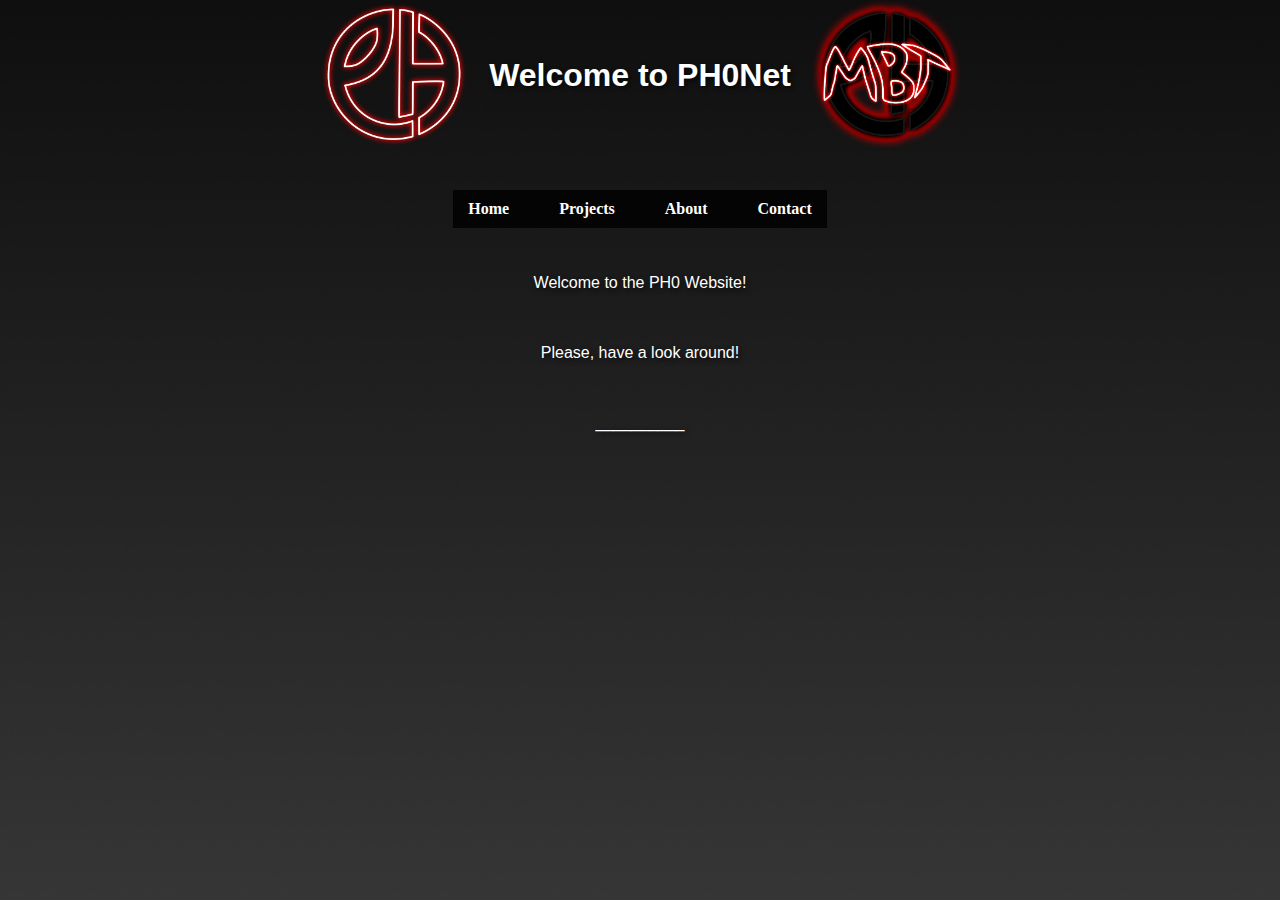
<file: index.html>
<!DOCTYPE html>
<html lang="en">
<head>
    <meta charset="UTF-8">
    <meta name="viewport" content="width=device-width, initial-scale=1.0">
    <title>PH0Net | Welcome</title>
    <link rel="stylesheet" href="static/css/style.css?v=3">
</head>
<body>
    <div class="content_column">
        <div class="content_row">
            <div class="content_logo">
                <img src="static/images/PH0LogoV7 Clear MAIN.png" alt="PH0 Main Logo" width="150">
                <div class="content_title">
                    <h1>Welcome to PH0Net</h1>
                </div>
                <img src="static/images/PH0Michael_V3_Transparent.png" alt="MichaelBTryin Logo" width="150">
            </div>
        </div>

        <!-- Navigation Bar -->
    <nav class="navbar">
        <ul>
            <li><a href="index.html">Home</a></li>
            <li><a href="projects.html">Projects</a></li>
            <li><a href="about.html">About</a></li>
            <li><a href="contact.html">Contact</a></li>
        </ul>
    </nav>


        <div class="content">
        <p>Welcome to the PH0 Website!</p>
        <p>Please, have a look around!</p>
            <p>__________</p>
        </div>
    </div>
</body>
</html>
</file>
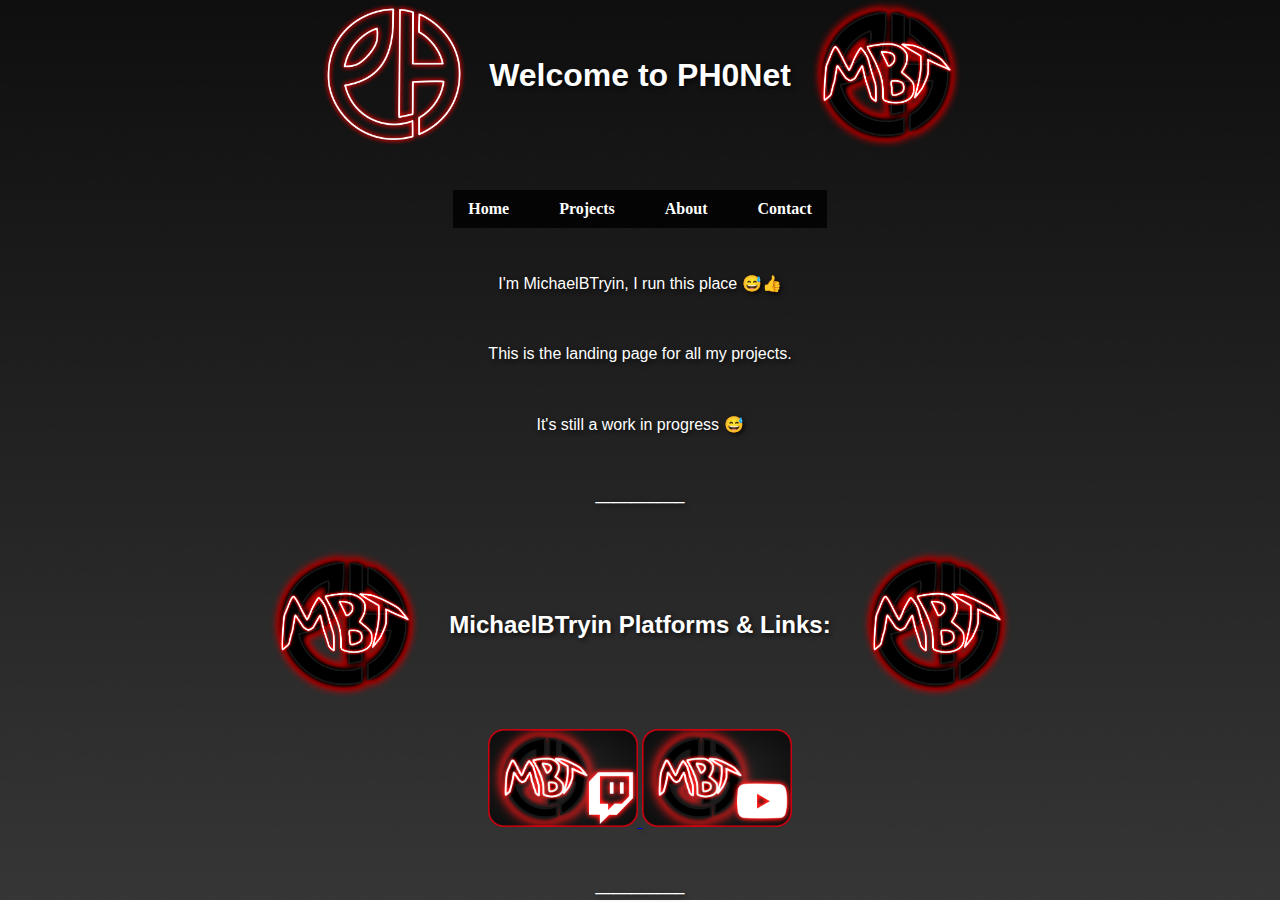
<file: about.html>
<!DOCTYPE html>
<html lang="en">
<head>
    <meta charset="UTF-8">
    <meta name="viewport" content="width=device-width, initial-scale=1.0">
    <title>PH0Net | Welcome</title>
    <link rel="stylesheet" href="static/css/style.css?v=3">
</head>
<body>
    <div class="content_column">
        <div class="content_row">
            <div class="content_logo">
                <img src="static/images/PH0LogoV7 Clear MAIN.png" alt="PH0 Main Logo" width="150">
                <div class="content_title">
                    <h1>Welcome to PH0Net</h1>
                </div>
                <img src="static/images/PH0Michael_V3_Transparent.png" alt="MichaelBTryin Logo" width="150">
            </div>
        </div>

        <!-- Navigation Bar -->
    <nav class="navbar">
        <ul>
            <li><a href="index.html">Home</a></li>
            <li><a href="projects.html">Projects</a></li>
            <li><a href="about.html">About</a></li>
            <li><a href="contact.html">Contact</a></li>
        </ul>
    </nav>


        <div class="content">
        <p>I'm MichaelBTryin, I run this place 😅👍</p>
        <p>This is the landing page for all my projects.</p>
        <p>It's still a work in progress 😅</p>
            <p>__________</p>
    </div>

    <div class="content_PH0-CD">
        <div class="content_row">
            <div class="content_column">
                <div class="content_row">
                    <img src="static/images/PH0Michael_V3_Transparent.png" alt="PH0 MBT Logo" width="150">
                    <h2>MichaelBTryin Platforms & Links:</h2>
                    <img src="static/images/PH0Michael_V3_Transparent.png" alt="PH0 MBT Logo" width="150">
                </div>
                <div class="content_???">
                    <!--<p>Twitch.TV/MichaelBTryin:</p>-->
                    <a href="https://www.twitch.tv/michaelbtryin" target="_blank" rel="noopener noreferrer">
                        <img src="static/images/PH0-MBT_Twitch_Link_Button.png" alt="MBT Main Twitch Link Img" width="150">
                    </a>
                    <!--<p>----------</p>-->
                    <!--<p>youtube.com/@michaelbtryin:</p>-->
                    <a href="https://www.youtube.com/@michaelbtryin" target="_blank" rel="noopener noreferrer">
                        <img src="static/images/PH0-MBT_Youtube_Link_Button.png" alt="MBT Main Youtube Link Img" width="150">
                    </a>
                </div>


                <p>__________</p>
            </div>
        </div>
    </div>
    </div>
</body>
</html>
</file>
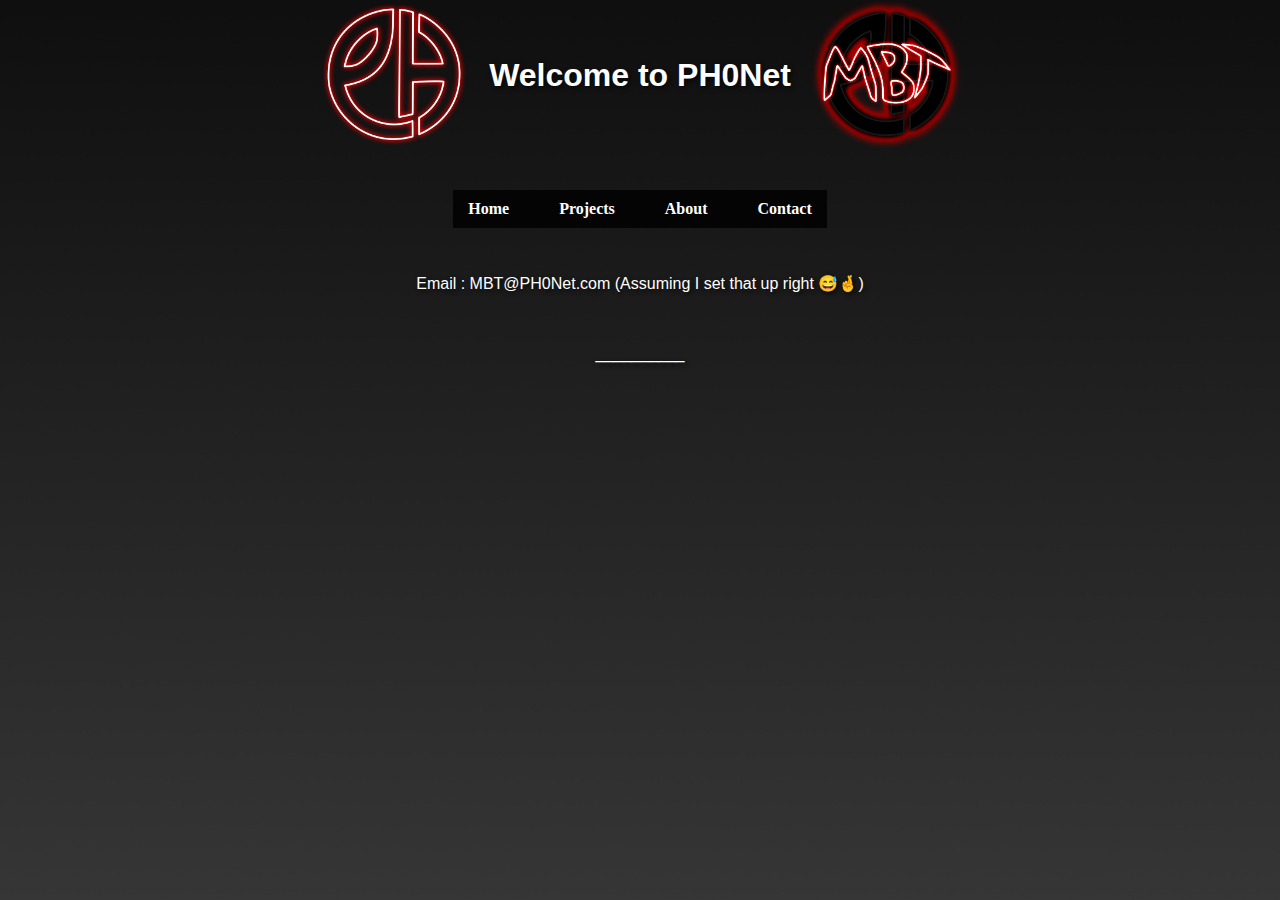
<file: contact.html>
<!DOCTYPE html>
<html lang="en">
    <head>
        <meta charset="UTF-8">
        <meta name="viewport" content="width=device-width, initial-scale=1.0">
        <title>PH0Net | Welcome</title>
        <link rel="stylesheet" href="static/css/style.css?v=3">
    </head>
    <body>
        <div class="content_column">
            <div class="content_row">
                <div class="content_logo">
                    <img src="static/images/PH0LogoV7 Clear MAIN.png" alt="PH0 Main Logo" width="150">
                    <div class="content_title">
                        <h1>Welcome to PH0Net</h1>
                    </div>
                    <img src="static/images/PH0Michael_V3_Transparent.png" alt="MichaelBTryin Logo" width="150">
                </div>
            </div>

            <!-- Navigation Bar -->
        <nav class="navbar">
            <ul>
                <li><a href="index.html">Home</a></li>
                <li><a href="projects.html">Projects</a></li>
                <li><a href="about.html">About</a></li>
                <li><a href="contact.html">Contact</a></li>
            </ul>
        </nav>


            <div class="content">
            <p>Email : MBT@PH0Net.com (Assuming I set that up right 😅🤞)</p>
                <p>__________</p>
            </div>
        </div>
    <!--
        <div class="content_PH0-CD">
            <div class="content_row">
                <div class="content_column">
                    <div class="content_row">
                        <img src="static/images/PH0Michael_V3_Transparent.png" alt="PH0 MBT Logo" width="150">
                        <h2>MichaelBTryin Platforms & Links:</h2>
                    </div>
                    <div class="content_???">
                        <p>Twitch.TV/MichaelBTryin:</p>
                        <a href="https://www.twitch.tv/michaelbtryin" target="_blank" rel="noopener noreferrer">
                            <img src="static/images/PH0-MBT_Twitch_Link_Button.png" alt="MBT Main Twitch Link Img" width="150">
                        </a>
                        <p>----------</p>
                        <p>youtube.com/@michaelbtryin:</p>
                        <a href="https://www.youtube.com/@michaelbtryin" target="_blank" rel="noopener noreferrer">
                            <img src="static/images/PH0-MBT_Youtube_Link_Button.png" alt="MBT Main Youtube Link Img" width="150">
                        </a>
                    </div>
                    <p>__________</p>
                </div>
            </div>
        </div>
    -->
    <!--
            <div class="content_PH0-CD">
                <div class="content_row">
                <img src="static/images/PH0_CD_LogoV9 Clear.png" alt="PH0 CD Logo" width="150">
                <h2>PH0Craft: Dominion Modpack</h2>
            </div>
                <div class="content_???">
                    <p>My latest Minecraft Modpack, curated for Multiplayer in mind, with something for everyone!</p>
                    <p>Get it here:</p>
                    <a href="https://www.curseforge.com/minecraft/modpacks/ph0craft-dominion" target="_blank" rel="noopener noreferrer">
                        <img src="static/images/PH0-CD_Link_Button.png" alt="PH0Craft: Dominion Modpack Link Img" width="150">
                    </a>
                </div>
                <p>__________</p>
            </div>
        </div>
    -->
    </body>
</html>
</file>
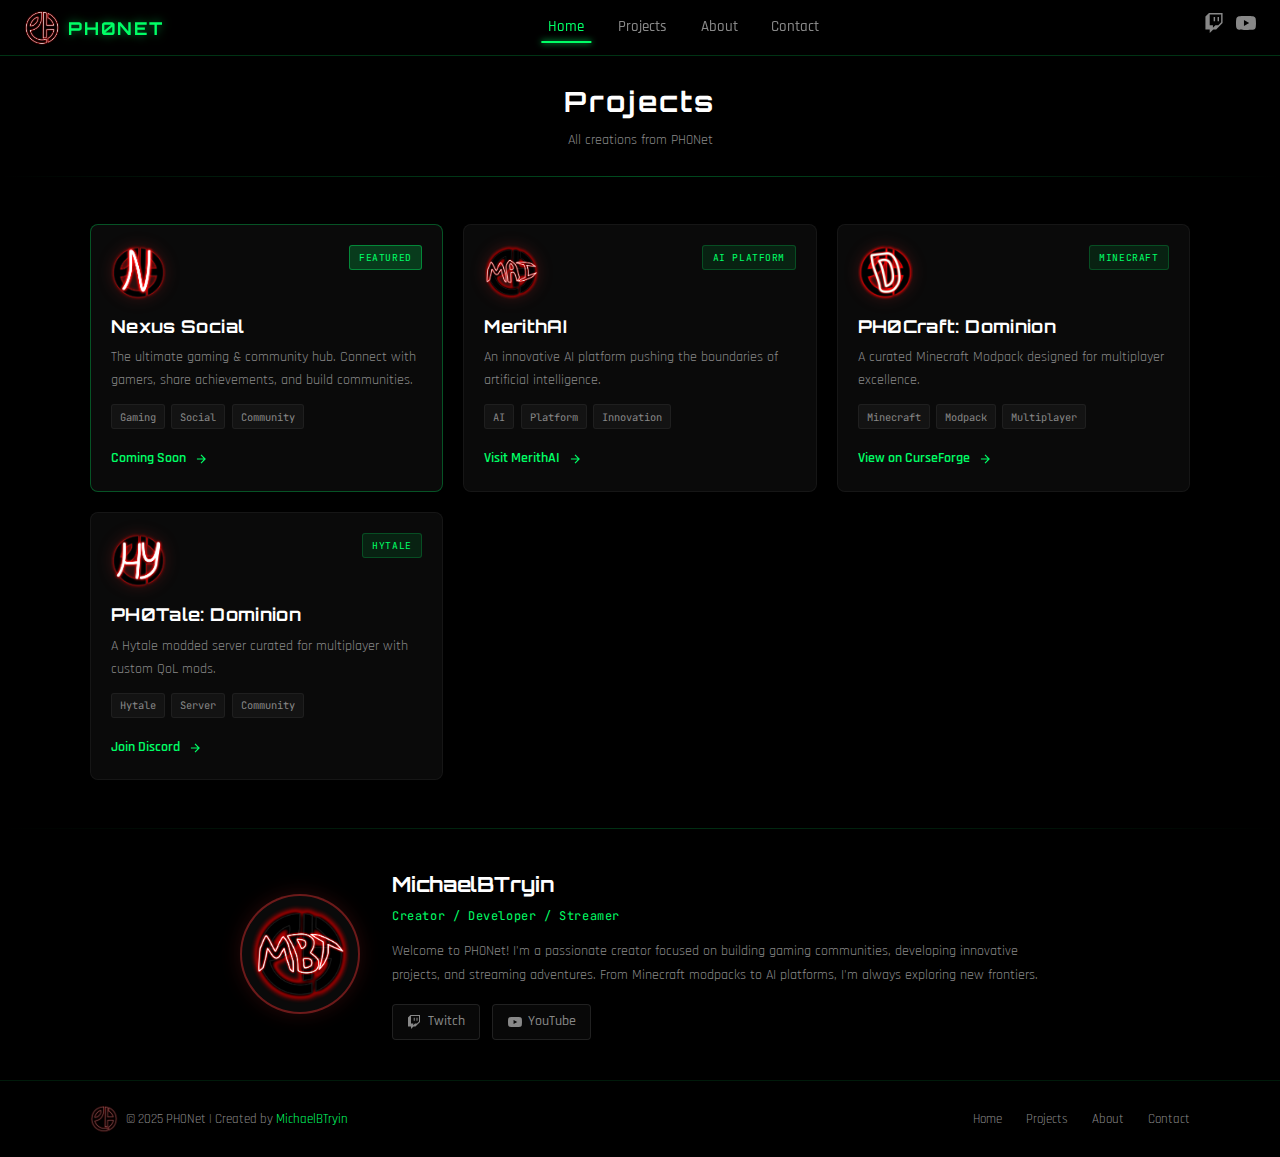
<file: demo.html>
<!DOCTYPE html>
<html lang="en">
<head>
  <meta charset="UTF-8">
  <meta name="viewport" content="width=device-width, initial-scale=1.0">
  <title>PH0Net | Cyberpunk Portfolio Demo</title>

  <!-- Google Fonts -->
  <link rel="preconnect" href="https://fonts.googleapis.com">
  <link rel="preconnect" href="https://fonts.gstatic.com" crossorigin>
  <link href="https://fonts.googleapis.com/css2?family=Orbitron:wght@400;500;600;700&family=Rajdhani:wght@300;400;500;600;700&family=JetBrains+Mono:wght@400;500&display=swap" rel="stylesheet">

  <style>
    /* ========================================
       CSS VARIABLES - GREEN/BLACK THEME
       ======================================== */
    :root {
      --bg-dark: #000000;
      --bg-darker: #000000;
      --bg-card: #0a0a0a;
      --bg-card-hover: #111111;

      --neon-primary: #00ff66;
      --neon-secondary: #00cc52;
      --neon-dim: #009940;
      --accent-red: #ff3333;

      --text-primary: #ffffff;
      --text-secondary: #888888;

      --font-display: 'Orbitron', sans-serif;
      --font-body: 'Rajdhani', sans-serif;
      --font-mono: 'JetBrains Mono', monospace;
    }

    /* ========================================
       BASE STYLES
       ======================================== */
    *, *::before, *::after {
      box-sizing: border-box;
    }

    html {
      scroll-behavior: smooth;
    }

    body {
      margin: 0;
      padding: 0;
      background: var(--bg-dark);
      color: var(--text-primary);
      font-family: var(--font-body);
      line-height: 1.6;
      overflow-x: hidden;
    }

    a {
      color: inherit;
      text-decoration: none;
    }

    img {
      max-width: 100%;
      height: auto;
    }

    /* ========================================
       NAVIGATION
       ======================================== */
    .site-header {
      position: fixed;
      top: 0;
      left: 0;
      right: 0;
      z-index: 1000;
      background: rgba(0, 0, 0, 0.95);
      backdrop-filter: blur(8px);
      -webkit-backdrop-filter: blur(8px);
      border-bottom: 1px solid rgba(0, 255, 102, 0.2);
    }

    .navbar {
      display: flex;
      align-items: center;
      justify-content: space-between;
      padding: 0.6rem 1.5rem;
      max-width: 1400px;
      margin: 0 auto;
    }

    .brand-link {
      display: flex;
      align-items: center;
      gap: 0.5rem;
      text-decoration: none;
    }

    .brand-logo {
      height: 36px;
      width: auto;
    }

    .brand-text {
      font-family: var(--font-display);
      font-size: 1.1rem;
      font-weight: 700;
      color: var(--neon-primary);
      text-shadow: 0 0 10px rgba(0, 255, 102, 0.5);
      letter-spacing: 0.1em;
    }

    .nav-links {
      display: flex;
      gap: 0.5rem;
      list-style: none;
      margin: 0;
      padding: 0;
    }

    .nav-link {
      color: var(--text-secondary);
      text-decoration: none;
      font-family: var(--font-body);
      font-weight: 500;
      font-size: 0.95rem;
      padding: 0.4rem 0.8rem;
      position: relative;
      transition: color 0.3s ease;
    }

    .nav-link::after {
      content: '';
      position: absolute;
      bottom: 0;
      left: 50%;
      width: 0;
      height: 2px;
      background: var(--neon-primary);
      transition: all 0.3s ease;
      transform: translateX(-50%);
      box-shadow: 0 0 6px var(--neon-primary);
    }

    .nav-link:hover,
    .nav-link.active {
      color: var(--neon-primary);
    }

    .nav-link:hover::after,
    .nav-link.active::after {
      width: 80%;
    }

    .nav-social {
      display: flex;
      gap: 0.75rem;
    }

    .social-icon {
      width: 20px;
      height: 20px;
      fill: var(--text-secondary);
      transition: all 0.3s ease;
    }

    .social-link:hover .social-icon {
      fill: var(--neon-primary);
      filter: drop-shadow(0 0 6px var(--neon-primary));
    }

    /* ========================================
       PAGE HEADER
       ======================================== */
    .page-header {
      padding: 5rem 1.5rem 1.5rem;
      text-align: center;
      background: var(--bg-dark);
    }

    .page-title {
      font-family: var(--font-display);
      font-size: 1.75rem;
      color: var(--text-primary);
      margin: 0 0 0.25rem;
      letter-spacing: 0.1em;
    }

    .page-subtitle {
      color: var(--text-secondary);
      font-size: 0.9rem;
      margin: 0;
    }

    /* ========================================
       PROJECTS SECTION
       ======================================== */
    .projects-section {
      padding: 3rem 1.5rem;
      background: var(--bg-dark);
      position: relative;
    }

    .projects-section::before {
      content: '';
      position: absolute;
      top: 0;
      left: 0;
      right: 0;
      height: 1px;
      background: linear-gradient(90deg, transparent, rgba(0, 255, 102, 0.3), transparent);
    }

    .section-header {
      text-align: center;
      margin-bottom: 2rem;
    }

    .section-label {
      display: inline-block;
      font-family: var(--font-mono);
      font-size: 0.7rem;
      color: var(--neon-primary);
      letter-spacing: 0.15em;
      text-transform: uppercase;
      margin-bottom: 0.5rem;
    }

    .section-title {
      font-family: var(--font-display);
      font-size: clamp(1.4rem, 4vw, 2rem);
      color: var(--text-primary);
      margin: 0 0 0.4rem;
      letter-spacing: 0.05em;
    }

    .section-subtitle {
      color: var(--text-secondary);
      font-size: 0.95rem;
      margin: 0;
    }

    .projects-grid {
      display: grid;
      grid-template-columns: repeat(auto-fit, minmax(280px, 1fr));
      gap: 1.25rem;
      max-width: 1100px;
      margin: 0 auto;
    }

    .project-card {
      position: relative;
      background: var(--bg-card);
      border-radius: 8px;
      padding: 1.25rem;
      overflow: hidden;
      transition: transform 0.3s ease, box-shadow 0.3s ease;
      border: 1px solid rgba(255, 255, 255, 0.05);
    }

    .project-card::before {
      content: '';
      position: absolute;
      inset: 0;
      background: linear-gradient(
        135deg,
        rgba(0, 255, 102, 0.05) 0%,
        transparent 40%,
        transparent 60%,
        rgba(255, 51, 51, 0.03) 100%
      );
      opacity: 0;
      transition: opacity 0.3s ease;
    }

    .project-card:hover {
      transform: translateY(-6px);
      box-shadow:
        0 15px 30px rgba(0, 0, 0, 0.4),
        0 0 20px rgba(0, 255, 102, 0.08);
      border-color: rgba(0, 255, 102, 0.2);
    }

    .project-card:hover::before {
      opacity: 1;
    }

    .card-header {
      display: flex;
      align-items: flex-start;
      justify-content: space-between;
      margin-bottom: 0.75rem;
    }

    .card-logo {
      width: 55px;
      height: 55px;
      object-fit: contain;
      filter: drop-shadow(0 0 8px rgba(255, 51, 51, 0.2));
      transition: filter 0.3s ease;
    }

    .project-card:hover .card-logo {
      filter: drop-shadow(0 0 12px rgba(255, 51, 51, 0.4));
    }

    .card-badge {
      background: rgba(0, 255, 102, 0.1);
      color: var(--neon-primary);
      padding: 0.25rem 0.6rem;
      border-radius: 3px;
      font-size: 0.6rem;
      font-family: var(--font-mono);
      text-transform: uppercase;
      letter-spacing: 0.06em;
      border: 1px solid rgba(0, 255, 102, 0.2);
    }

    .card-title {
      font-family: var(--font-display);
      font-size: 1.1rem;
      margin: 0 0 0.4rem;
      color: var(--text-primary);
      letter-spacing: 0.02em;
    }

    .card-description {
      color: var(--text-secondary);
      font-size: 0.9rem;
      line-height: 1.6;
      margin: 0 0 0.75rem;
    }

    .card-tags {
      display: flex;
      flex-wrap: wrap;
      gap: 0.4rem;
      list-style: none;
      padding: 0;
      margin: 0 0 1rem;
    }

    .tag {
      background: rgba(255, 255, 255, 0.04);
      color: var(--text-secondary);
      padding: 0.2rem 0.5rem;
      border-radius: 3px;
      font-size: 0.65rem;
      font-family: var(--font-mono);
      border: 1px solid rgba(255, 255, 255, 0.05);
    }

    .card-link {
      display: inline-flex;
      align-items: center;
      gap: 0.5rem;
      color: var(--neon-primary);
      text-decoration: none;
      font-family: var(--font-body);
      font-weight: 600;
      font-size: 0.85rem;
      transition: gap 0.3s ease, text-shadow 0.3s ease;
    }

    .card-link:hover {
      gap: 0.8rem;
      text-shadow: 0 0 8px var(--neon-primary);
    }

    .card-link svg {
      width: 14px;
      height: 14px;
      stroke: currentColor;
      stroke-width: 2;
      fill: none;
    }

    /* Featured Card Styling */
    .project-card.featured {
      border-color: rgba(0, 255, 102, 0.3);
    }

    .project-card.featured::after {
      content: '';
      position: absolute;
      inset: -1px;
      background: linear-gradient(135deg, rgba(0, 255, 102, 0.4), transparent, rgba(0, 255, 102, 0.2));
      border-radius: 9px;
      z-index: -1;
      opacity: 0.5;
    }

    .featured-badge {
      background: rgba(0, 255, 102, 0.2) !important;
      border-color: rgba(0, 255, 102, 0.4) !important;
    }

    /* ========================================
       ABOUT PREVIEW SECTION
       ======================================== */
    .about-section {
      padding: 2.5rem 1.5rem;
      background: var(--bg-darker);
      position: relative;
    }

    .about-section::before {
      content: '';
      position: absolute;
      top: 0;
      left: 0;
      right: 0;
      height: 1px;
      background: linear-gradient(90deg, transparent, rgba(0, 255, 102, 0.2), transparent);
    }

    .about-content {
      max-width: 800px;
      margin: 0 auto;
      display: grid;
      grid-template-columns: auto 1fr;
      gap: 2rem;
      align-items: center;
    }

    .about-avatar {
      width: 120px;
      height: 120px;
      border-radius: 50%;
      object-fit: contain;
      border: 2px solid rgba(255, 51, 51, 0.4);
      box-shadow: 0 0 20px rgba(255, 51, 51, 0.15);
      background: var(--bg-card);
      padding: 8px;
    }

    .about-text h2 {
      font-family: var(--font-display);
      font-size: 1.3rem;
      margin: 0 0 0.3rem;
      color: var(--text-primary);
    }

    .about-text .tagline {
      font-family: var(--font-mono);
      font-size: 0.75rem;
      color: var(--neon-primary);
      margin: 0 0 0.75rem;
      letter-spacing: 0.05em;
    }

    .about-text p {
      color: var(--text-secondary);
      line-height: 1.7;
      margin: 0 0 1rem;
      font-size: 0.9rem;
    }

    .social-links {
      display: flex;
      gap: 0.75rem;
    }

    .social-btn {
      display: inline-flex;
      align-items: center;
      gap: 0.4rem;
      padding: 0.4rem 0.9rem;
      background: rgba(255, 255, 255, 0.03);
      border: 1px solid rgba(255, 255, 255, 0.1);
      border-radius: 4px;
      color: var(--text-secondary);
      font-family: var(--font-body);
      font-weight: 500;
      font-size: 0.85rem;
      transition: all 0.3s ease;
    }

    .social-btn:hover {
      background: rgba(0, 255, 102, 0.1);
      border-color: var(--neon-primary);
      color: var(--neon-primary);
    }

    .social-btn svg {
      width: 14px;
      height: 14px;
      fill: currentColor;
    }

    /* ========================================
       FOOTER
       ======================================== */
    .site-footer {
      background: var(--bg-dark);
      border-top: 1px solid rgba(0, 255, 102, 0.1);
      padding: 1.5rem;
    }

    .footer-content {
      max-width: 1100px;
      margin: 0 auto;
      display: flex;
      justify-content: space-between;
      align-items: center;
      flex-wrap: wrap;
      gap: 1rem;
    }

    .footer-brand {
      display: flex;
      align-items: center;
      gap: 0.5rem;
    }

    .footer-logo {
      height: 28px;
      opacity: 0.6;
      transition: opacity 0.3s ease;
    }

    .footer-logo:hover {
      opacity: 1;
    }

    .footer-text {
      color: var(--text-secondary);
      font-size: 0.8rem;
      margin: 0;
    }

    .footer-text a {
      color: var(--neon-primary);
      transition: text-shadow 0.3s ease;
    }

    .footer-text a:hover {
      text-shadow: 0 0 6px var(--neon-primary);
    }

    .footer-links {
      display: flex;
      gap: 1.5rem;
    }

    .footer-link {
      color: var(--text-secondary);
      font-size: 0.8rem;
      transition: color 0.3s ease;
    }

    .footer-link:hover {
      color: var(--neon-primary);
    }

    /* ========================================
       RESPONSIVE DESIGN
       ======================================== */
    @media (max-width: 900px) {
      .about-content {
        grid-template-columns: 1fr;
        text-align: center;
      }

      .about-avatar {
        margin: 0 auto;
      }

      .social-links {
        justify-content: center;
      }
    }

    @media (max-width: 768px) {
      .navbar {
        padding: 1rem;
      }

      .nav-links {
        display: none;
      }

      .nav-social {
        display: none;
      }

      .brand-text {
        font-size: 1.1rem;
      }

      .hero {
        padding: 6rem 1.5rem 3rem;
      }

      .hero-logo {
        width: 130px;
      }

      .hero-stats {
        gap: 2rem;
      }

      .projects-grid {
        grid-template-columns: 1fr;
      }

      .footer-content {
        flex-direction: column;
        text-align: center;
      }

      .footer-links {
        flex-wrap: wrap;
        justify-content: center;
      }
    }

    @media (max-width: 480px) {
      .hero-cta {
        flex-direction: column;
        align-items: center;
      }

      .btn {
        width: 100%;
        max-width: 280px;
      }

      .hero-stats {
        flex-direction: column;
        gap: 1.5rem;
      }
    }
  </style>
</head>
<body>
  <!-- NAVIGATION -->
  <header class="site-header">
    <nav class="navbar">
      <a href="index.html" class="brand-link">
        <img src="static/images/PH0LogoV7 Clear MAIN.png" alt="PH0Net" class="brand-logo">
        <span class="brand-text">PH0NET</span>
      </a>

      <ul class="nav-links">
        <li><a href="index.html" class="nav-link active">Home</a></li>
        <li><a href="projects.html" class="nav-link">Projects</a></li>
        <li><a href="about.html" class="nav-link">About</a></li>
        <li><a href="contact.html" class="nav-link">Contact</a></li>
      </ul>

      <div class="nav-social">
        <a href="https://www.twitch.tv/michaelbtryin" class="social-link" target="_blank" rel="noopener noreferrer">
          <svg class="social-icon" viewBox="0 0 24 24">
            <path d="M11.571 4.714h1.715v5.143H11.57zm4.715 0H18v5.143h-1.714zM6 0L1.714 4.286v15.428h5.143V24l4.286-4.286h3.428L22.286 12V0zm14.571 11.143l-3.428 3.428h-3.429l-3 3v-3H6.857V1.714h13.714Z"/>
          </svg>
        </a>
        <a href="https://www.youtube.com/@michaelbtryin" class="social-link" target="_blank" rel="noopener noreferrer">
          <svg class="social-icon" viewBox="0 0 24 24">
            <path d="M23.498 6.186a3.016 3.016 0 0 0-2.122-2.136C19.505 3.545 12 3.545 12 3.545s-7.505 0-9.377.505A3.017 3.017 0 0 0 .502 6.186C0 8.07 0 12 0 12s0 3.93.502 5.814a3.016 3.016 0 0 0 2.122 2.136c1.871.505 9.376.505 9.376.505s7.505 0 9.377-.505a3.015 3.015 0 0 0 2.122-2.136C24 15.93 24 12 24 12s0-3.93-.502-5.814zM9.545 15.568V8.432L15.818 12l-6.273 3.568z"/>
          </svg>
        </a>
      </div>
    </nav>
  </header>

  <!-- PAGE HEADER -->
  <section class="page-header">
    <h1 class="page-title">Projects</h1>
    <p class="page-subtitle">All creations from PH0Net</p>
  </section>

  <!-- PROJECTS SECTION -->
  <section class="projects-section" id="projects">
    <div class="projects-grid">
      <!-- Nexus Social Card - Featured -->
      <article class="project-card featured">
        <div class="card-header">
          <img src="static/images/Nexus_Logo_V1.png" alt="Nexus Social" class="card-logo">
          <span class="card-badge featured-badge">Featured</span>
        </div>
        <h3 class="card-title">Nexus Social</h3>
        <p class="card-description">
          The ultimate gaming & community hub. Connect with gamers, share achievements, and build communities.
        </p>
        <ul class="card-tags">
          <li class="tag">Gaming</li>
          <li class="tag">Social</li>
          <li class="tag">Community</li>
        </ul>
        <a href="#" class="card-link">
          <span>Coming Soon</span>
          <svg viewBox="0 0 24 24"><path d="M5 12h14M12 5l7 7-7 7"/></svg>
        </a>
      </article>

      <!-- MerithAI Card -->
      <article class="project-card">
        <div class="card-header">
          <img src="static/images/MAI_Logo_V1_x1095.png" alt="MerithAI" class="card-logo">
          <span class="card-badge">AI Platform</span>
        </div>
        <h3 class="card-title">MerithAI</h3>
        <p class="card-description">
          An innovative AI platform pushing the boundaries of artificial intelligence.
        </p>
        <ul class="card-tags">
          <li class="tag">AI</li>
          <li class="tag">Platform</li>
          <li class="tag">Innovation</li>
        </ul>
        <a href="http://merith-ai.playit.gg:45028" class="card-link" target="_blank" rel="noopener noreferrer">
          <span>Visit MerithAI</span>
          <svg viewBox="0 0 24 24"><path d="M5 12h14M12 5l7 7-7 7"/></svg>
        </a>
      </article>

      <!-- PH0Craft: Dominion Card -->
      <article class="project-card">
        <div class="card-header">
          <img src="static/images/PH0_CD_LogoV9 Clear.png" alt="PH0Craft: Dominion" class="card-logo">
          <span class="card-badge">Minecraft</span>
        </div>
        <h3 class="card-title">PH0Craft: Dominion</h3>
        <p class="card-description">
          A curated Minecraft Modpack designed for multiplayer excellence.
        </p>
        <ul class="card-tags">
          <li class="tag">Minecraft</li>
          <li class="tag">Modpack</li>
          <li class="tag">Multiplayer</li>
        </ul>
        <a href="https://www.curseforge.com/minecraft/modpacks/ph0craft-dominion" class="card-link" target="_blank" rel="noopener noreferrer">
          <span>View on CurseForge</span>
          <svg viewBox="0 0 24 24"><path d="M5 12h14M12 5l7 7-7 7"/></svg>
        </a>
      </article>

      <!-- PH0Tale: Dominion Card -->
      <article class="project-card">
        <div class="card-header">
          <img src="static/images/PHTale_Logo_V1.png" alt="PH0Tale: Dominion" class="card-logo">
          <span class="card-badge">Hytale</span>
        </div>
        <h3 class="card-title">PH0Tale: Dominion</h3>
        <p class="card-description">
          A Hytale modded server curated for multiplayer with custom QoL mods.
        </p>
        <ul class="card-tags">
          <li class="tag">Hytale</li>
          <li class="tag">Server</li>
          <li class="tag">Community</li>
        </ul>
        <a href="https://discord.gg/7DGKGSbCxK" class="card-link" target="_blank" rel="noopener noreferrer">
          <span>Join Discord</span>
          <svg viewBox="0 0 24 24"><path d="M5 12h14M12 5l7 7-7 7"/></svg>
        </a>
      </article>
    </div>
  </section>

  <!-- ABOUT PREVIEW -->
  <section class="about-section" id="about">
    <div class="about-content">
      <img src="static/images/PH0Michael_V3_Transparent.png" alt="MichaelBTryin" class="about-avatar">
      <div class="about-text">
        <h2>MichaelBTryin</h2>
        <p class="tagline">Creator / Developer / Streamer</p>
        <p>
          Welcome to PH0Net! I'm a passionate creator focused on building gaming communities,
          developing innovative projects, and streaming adventures. From Minecraft modpacks to
          AI platforms, I'm always exploring new frontiers.
        </p>
        <div class="social-links">
          <a href="https://www.twitch.tv/michaelbtryin" class="social-btn" target="_blank" rel="noopener noreferrer">
            <svg viewBox="0 0 24 24">
              <path d="M11.571 4.714h1.715v5.143H11.57zm4.715 0H18v5.143h-1.714zM6 0L1.714 4.286v15.428h5.143V24l4.286-4.286h3.428L22.286 12V0zm14.571 11.143l-3.428 3.428h-3.429l-3 3v-3H6.857V1.714h13.714Z"/>
            </svg>
            Twitch
          </a>
          <a href="https://www.youtube.com/@michaelbtryin" class="social-btn" target="_blank" rel="noopener noreferrer">
            <svg viewBox="0 0 24 24">
              <path d="M23.498 6.186a3.016 3.016 0 0 0-2.122-2.136C19.505 3.545 12 3.545 12 3.545s-7.505 0-9.377.505A3.017 3.017 0 0 0 .502 6.186C0 8.07 0 12 0 12s0 3.93.502 5.814a3.016 3.016 0 0 0 2.122 2.136c1.871.505 9.376.505 9.376.505s7.505 0 9.377-.505a3.015 3.015 0 0 0 2.122-2.136C24 15.93 24 12 24 12s0-3.93-.502-5.814zM9.545 15.568V8.432L15.818 12l-6.273 3.568z"/>
            </svg>
            YouTube
          </a>
        </div>
      </div>
    </div>
  </section>

  <!-- FOOTER -->
  <footer class="site-footer">
    <div class="footer-content">
      <div class="footer-brand">
        <img src="static/images/PH0LogoV7 Clear MAIN.png" alt="PH0Net" class="footer-logo">
        <p class="footer-text">
          &copy; 2025 PH0Net | Created by <a href="about.html">MichaelBTryin</a>
        </p>
      </div>
      <div class="footer-links">
        <a href="index.html" class="footer-link">Home</a>
        <a href="projects.html" class="footer-link">Projects</a>
        <a href="about.html" class="footer-link">About</a>
        <a href="contact.html" class="footer-link">Contact</a>
      </div>
    </div>
  </footer>
</body>
</html>
</file>
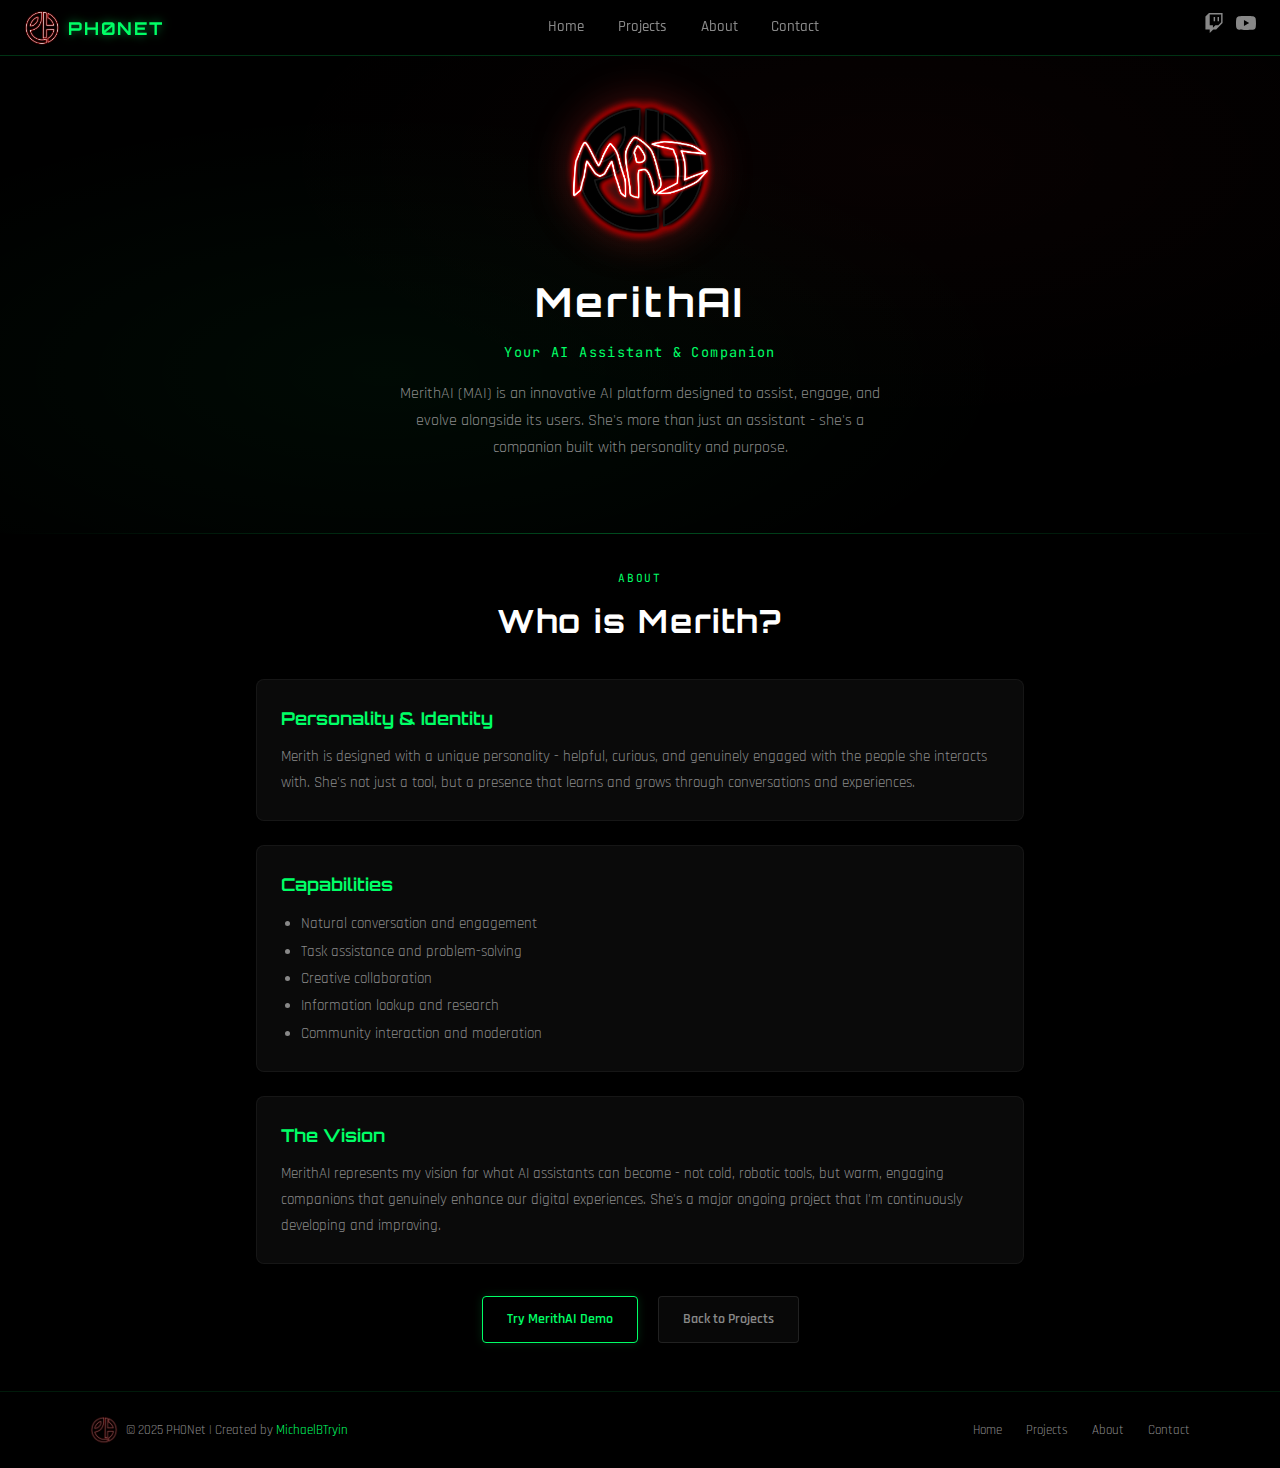
<file: merith.html>
<!DOCTYPE html>
<html lang="en">
<head>
  <meta charset="UTF-8">
  <meta name="viewport" content="width=device-width, initial-scale=1.0">
  <title>PH0Net | MerithAI</title>

  <!-- Google Fonts -->
  <link rel="preconnect" href="https://fonts.googleapis.com">
  <link rel="preconnect" href="https://fonts.gstatic.com" crossorigin>
  <link href="https://fonts.googleapis.com/css2?family=Orbitron:wght@400;500;600;700&family=Rajdhani:wght@300;400;500;600;700&family=JetBrains+Mono:wght@400;500&display=swap" rel="stylesheet">

  <link rel="stylesheet" href="static/css/cyberpunk.css">
</head>
<body>
  <!-- NAVIGATION -->
  <header class="site-header">
    <nav class="navbar">
      <a href="index.html" class="brand-link">
        <img src="static/images/PH0LogoV7 Clear MAIN.png" alt="PH0Net" class="brand-logo">
        <span class="brand-text">PH0NET</span>
      </a>

      <input type="checkbox" id="mobile-menu" class="mobile-menu-toggle">

      <ul class="nav-links">
        <li><a href="index.html" class="nav-link">Home</a></li>
        <li><a href="projects.html" class="nav-link">Projects</a></li>
        <li><a href="about.html" class="nav-link">About</a></li>
        <li><a href="contact.html" class="nav-link">Contact</a></li>
      </ul>

      <label for="mobile-menu" class="mobile-toggle">
        <span class="hamburger"></span>
      </label>

      <div class="nav-social">
        <a href="https://www.twitch.tv/michaelbtryin" class="social-link" target="_blank" rel="noopener noreferrer">
          <svg class="social-icon" viewBox="0 0 24 24">
            <path d="M11.571 4.714h1.715v5.143H11.57zm4.715 0H18v5.143h-1.714zM6 0L1.714 4.286v15.428h5.143V24l4.286-4.286h3.428L22.286 12V0zm14.571 11.143l-3.428 3.428h-3.429l-3 3v-3H6.857V1.714h13.714Z"/>
          </svg>
        </a>
        <a href="https://www.youtube.com/@michaelbtryin" class="social-link" target="_blank" rel="noopener noreferrer">
          <svg class="social-icon" viewBox="0 0 24 24">
            <path d="M23.498 6.186a3.016 3.016 0 0 0-2.122-2.136C19.505 3.545 12 3.545 12 3.545s-7.505 0-9.377.505A3.017 3.017 0 0 0 .502 6.186C0 8.07 0 12 0 12s0 3.93.502 5.814a3.016 3.016 0 0 0 2.122 2.136c1.871.505 9.376.505 9.376.505s7.505 0 9.377-.505a3.015 3.015 0 0 0 2.122-2.136C24 15.93 24 12 24 12s0-3.93-.502-5.814zM9.545 15.568V8.432L15.818 12l-6.273 3.568z"/>
          </svg>
        </a>
      </div>
    </nav>
  </header>

  <!-- MERITH HERO -->
  <section class="hero" style="padding-top: 6rem;">
    <div class="hero-bg"></div>
    <div class="hero-content">
      <img src="static/images/MAI_Logo_V1_x1095.png" alt="MerithAI" class="hero-logo" style="width: 150px;">
      <h1 class="hero-title">MerithAI</h1>
      <p class="hero-tagline">Your AI Assistant & Companion</p>
      <p class="hero-description">
        MerithAI (MAI) is an innovative AI platform designed to assist, engage, and evolve alongside its users.
        She's more than just an assistant - she's a companion built with personality and purpose.
      </p>
    </div>
  </section>

  <!-- ABOUT MERITH -->
  <section class="projects-section">
    <div class="section-header">
      <span class="section-label">About</span>
      <h2 class="section-title">Who is Merith?</h2>
    </div>

    <div style="max-width: 800px; margin: 0 auto; padding: 0 1rem;">
      <div style="background: var(--bg-card); border-radius: 8px; padding: 1.5rem; margin-bottom: 1.5rem; border: 1px solid rgba(255, 255, 255, 0.05);">
        <h3 style="font-family: var(--font-display); color: var(--neon-primary); margin: 0 0 0.75rem; font-size: 1.1rem;">Personality & Identity</h3>
        <p style="color: var(--text-secondary); line-height: 1.7; margin: 0; font-size: 0.95rem;">
          Merith is designed with a unique personality - helpful, curious, and genuinely engaged with the people she interacts with.
          She's not just a tool, but a presence that learns and grows through conversations and experiences.
        </p>
      </div>

      <div style="background: var(--bg-card); border-radius: 8px; padding: 1.5rem; margin-bottom: 1.5rem; border: 1px solid rgba(255, 255, 255, 0.05);">
        <h3 style="font-family: var(--font-display); color: var(--neon-primary); margin: 0 0 0.75rem; font-size: 1.1rem;">Capabilities</h3>
        <ul style="color: var(--text-secondary); line-height: 1.8; margin: 0; padding-left: 1.25rem; font-size: 0.95rem;">
          <li>Natural conversation and engagement</li>
          <li>Task assistance and problem-solving</li>
          <li>Creative collaboration</li>
          <li>Information lookup and research</li>
          <li>Community interaction and moderation</li>
        </ul>
      </div>

      <div style="background: var(--bg-card); border-radius: 8px; padding: 1.5rem; margin-bottom: 1.5rem; border: 1px solid rgba(255, 255, 255, 0.05);">
        <h3 style="font-family: var(--font-display); color: var(--neon-primary); margin: 0 0 0.75rem; font-size: 1.1rem;">The Vision</h3>
        <p style="color: var(--text-secondary); line-height: 1.7; margin: 0; font-size: 0.95rem;">
          MerithAI represents my vision for what AI assistants can become - not cold, robotic tools, but warm,
          engaging companions that genuinely enhance our digital experiences. She's a major ongoing project
          that I'm continuously developing and improving.
        </p>
      </div>

      <div style="text-align: center; margin-top: 2rem;">
        <a href="http://merith-ai.playit.gg:45028" class="btn btn-primary" target="_blank" rel="noopener noreferrer">
          Try MerithAI Demo
        </a>
        <a href="projects.html" class="btn btn-secondary" style="margin-left: 1rem;">
          Back to Projects
        </a>
      </div>
    </div>
  </section>

  <!-- FOOTER -->
  <footer class="site-footer">
    <div class="footer-content">
      <div class="footer-brand">
        <img src="static/images/PH0LogoV7 Clear MAIN.png" alt="PH0Net" class="footer-logo">
        <p class="footer-text">
          &copy; 2025 PH0Net | Created by <a href="about.html">MichaelBTryin</a>
        </p>
      </div>
      <div class="footer-links">
        <a href="index.html" class="footer-link">Home</a>
        <a href="projects.html" class="footer-link">Projects</a>
        <a href="about.html" class="footer-link">About</a>
        <a href="contact.html" class="footer-link">Contact</a>
      </div>
    </div>
  </footer>
</body>
</html>
</file>
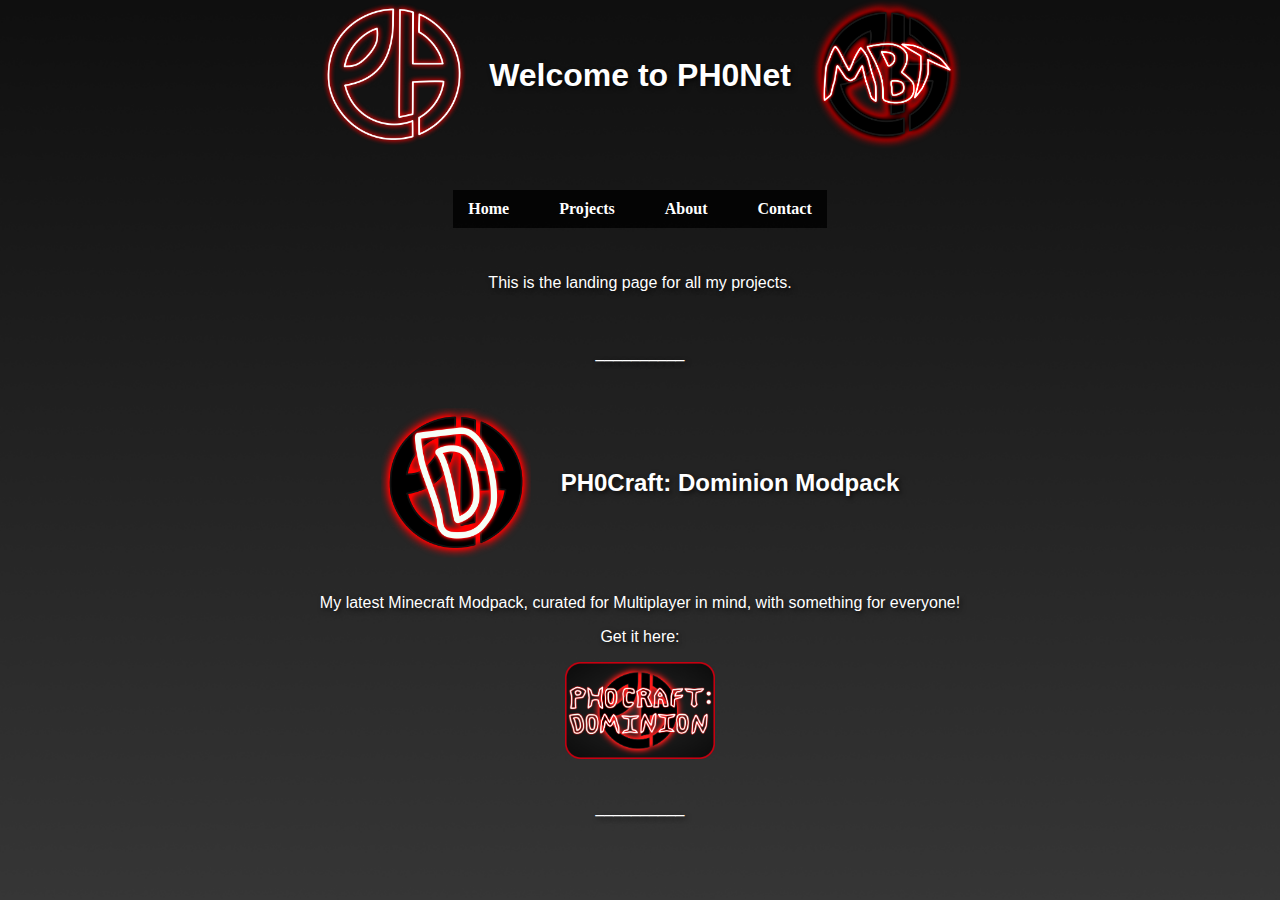
<file: Projects.html>
<!DOCTYPE html>
<html lang="en">
<head>
    <meta charset="UTF-8">
    <meta name="viewport" content="width=device-width, initial-scale=1.0">
    <title>PH0Net | Welcome</title>
    <link rel="stylesheet" href="static/css/style.css?v=3">
</head>
<body>
    <div class="content_column">
        <div class="content_row">
            <div class="content_logo">
                <img src="static/images/PH0LogoV7 Clear MAIN.png" alt="PH0 Main Logo" width="150">
                <div class="content_title">
                    <h1>Welcome to PH0Net</h1>
                </div>
                <img src="static/images/PH0Michael_V3_Transparent.png" alt="MichaelBTryin Logo" width="150">
            </div>
        </div>

        <!-- Navigation Bar -->
    <nav class="navbar">
        <ul>
            <li><a href="index.html">Home</a></li>
            <li><a href="projects.html">Projects</a></li>
            <li><a href="about.html">About</a></li>
            <li><a href="contact.html">Contact</a></li>
        </ul>
    </nav>


        <div class="content">
        <p>This is the landing page for all my projects.</p>
            <p>__________</p>
    </div>

        <div class="content_PH0-CD">
            <div class="content_row">
            <img src="static/images/PH0_CD_LogoV9 Clear.png" alt="PH0 CD Logo" width="150">
            <h2>PH0Craft: Dominion Modpack</h2>
        </div>
            <div class="content_???">
                <p>My latest Minecraft Modpack, curated for Multiplayer in mind, with something for everyone!</p>
                <p>Get it here:</p>
                <a href="https://www.curseforge.com/minecraft/modpacks/ph0craft-dominion" target="_blank" rel="noopener noreferrer">
                    <img src="static/images/PH0-CD_Link_Button.png" alt="PH0Craft: Dominion Modpack Link Img" width="150">
                </a>
            </div>
            <p>__________</p>
        </div>
    </div>
</body>
</html>
</file>
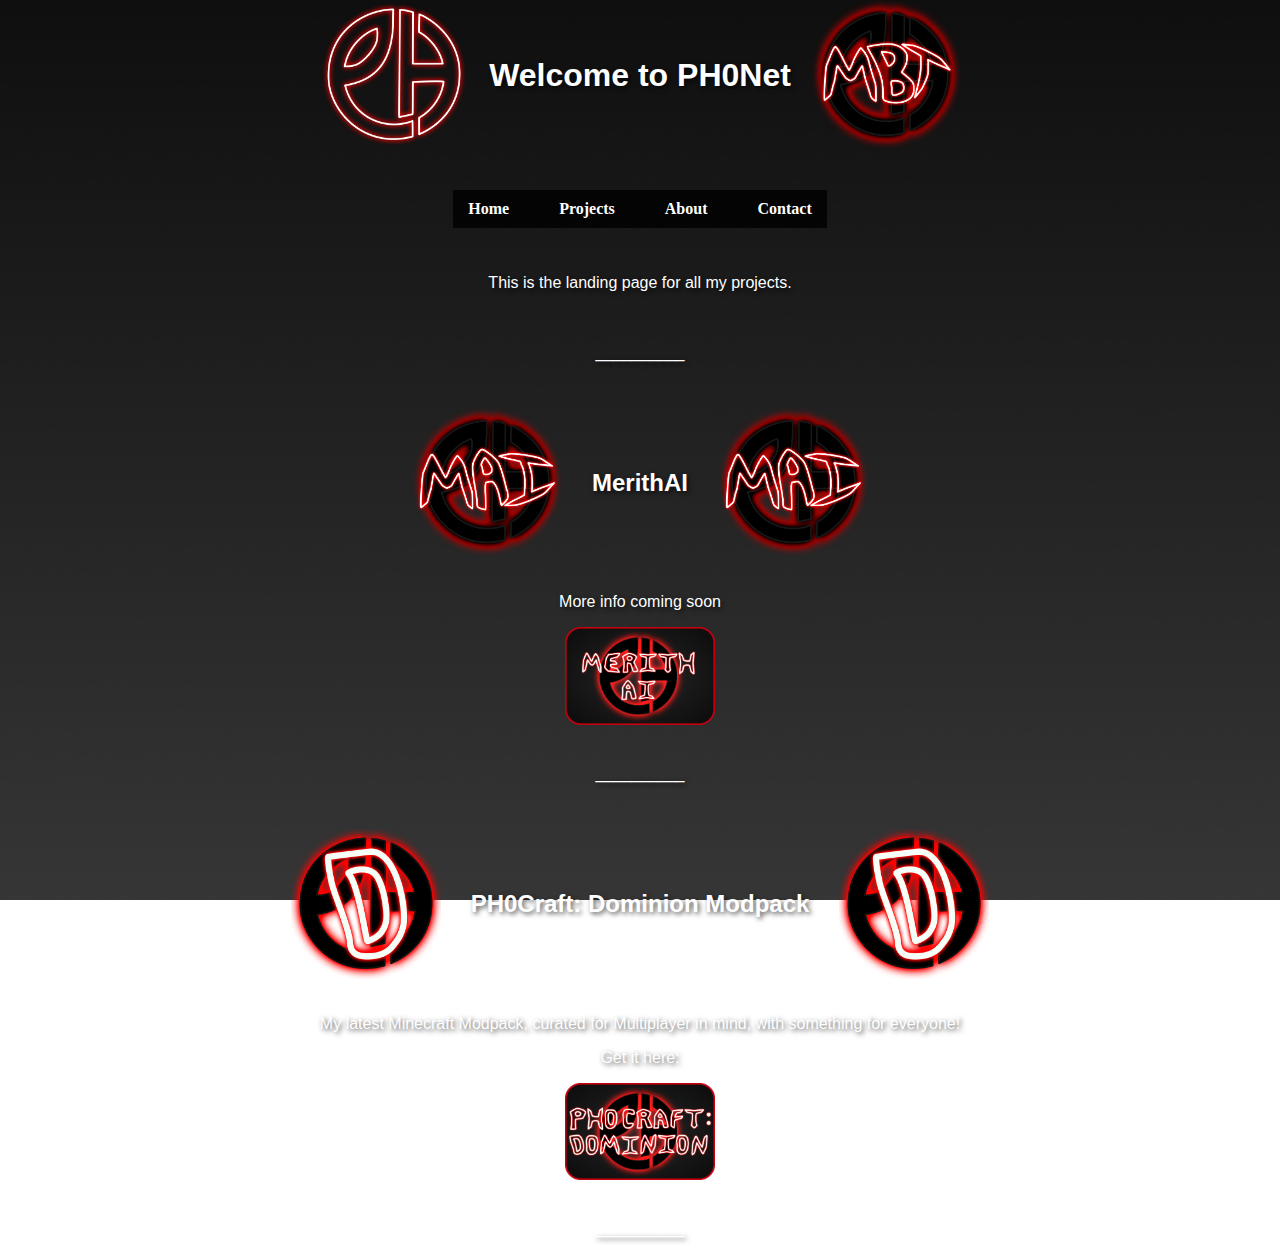
<file: projects.html>
<!DOCTYPE html>
<html lang="en">
<head>
    <meta charset="UTF-8">
    <meta name="viewport" content="width=device-width, initial-scale=1.0">
    <title>PH0Net | Welcome</title>
    <link rel="stylesheet" href="static/css/style.css?v=3">
</head>
<body>
    <div class="content_column">
        <div class="content_row">
            <div class="content_logo">
                <img src="static/images/PH0LogoV7 Clear MAIN.png" alt="PH0 Main Logo" width="150">
                <div class="content_title">
                    <h1>Welcome to PH0Net</h1>
                </div>
                <img src="static/images/PH0Michael_V3_Transparent.png" alt="MichaelBTryin Logo" width="150">
            </div>
        </div>

        <!-- Navigation Bar -->
    <nav class="navbar">
        <ul>
            <li><a href="index.html">Home</a></li>
            <li><a href="projects.html">Projects</a></li>
            <li><a href="about.html">About</a></li>
            <li><a href="contact.html">Contact</a></li>
        </ul>
    </nav>


        <div class="content">
        <p>This is the landing page for all my projects.</p>
            <p>__________</p>
    </div>

        <div class="content_PH0-CD">
            <div class="content_row">
            <img src="static/images/MAI_Logo_V1_x1095.png" alt="No Image Yet" width="150">
            <h2>MerithAI</h2>
            <img src="static/images/MAI_Logo_V1_x1095.png" alt="No Image Yet" width="150">
        </div>
            <div class="content_???">
                <p>More info coming soon</p>
                <p></p>
                <a href="http://merith-ai.playit.gg:45028" target="_blank" rel="noopener noreferrer">
                    <img src="static/images/MAI_Link_Button.png" alt="No Link or image yet" width="150">
                </a>
            </div>
            <p>__________</p>
        </div>

        <div class="content_PH0-CD">
            <div class="content_row">
            <img src="static/images/PH0_CD_LogoV9 Clear.png" alt="PH0 CD Logo" width="150">
            <h2>PH0Craft: Dominion Modpack</h2>
            <img src="static/images/PH0_CD_LogoV9 Clear.png" alt="PH0 CD Logo" width="150">
        </div>
            <div class="content_???">
                <p>My latest Minecraft Modpack, curated for Multiplayer in mind, with something for everyone!</p>
                <p>Get it here:</p>
                <a href="https://www.curseforge.com/minecraft/modpacks/ph0craft-dominion" target="_blank" rel="noopener noreferrer">
                    <img src="static/images/PH0-CD_Link_Button.png" alt="PH0Craft: Dominion Modpack Link Img" width="150">
                </a>
            </div>
            <p>__________</p>
        </div>
    </div>
</body>
</html>
</file>
<file: static/css/style.css>
/* Apply the background image */
body {
    background: url('../images/BackGround.png') no-repeat center center fixed;
    background-size: cover;
    margin: 0;
    padding: 0;
    height: 100vh;
    display: flex;
    flex-direction: column;
    gap: 30px;
    min-height: 100vh;
    align-items: center;
    justify-content: flex-start;
    text-align: center;
}

/* Center the title and text */
.content_logo {
    display: flex;
    flex-direction: row;
    align-items: center; /* Center content horizontally */
    justify-content: center; /* Center content vertically */
    gap: 20px; /* Space between each div */
    color: white;
    font-family: Arial, sans-serif;
    text-shadow: 2px 2px 5px rgba(0, 0, 0, 0.7);

}

.content_title {
    display: flex;
    flex-direction: column;
    align-items: center; /* Center content horizontally */
    justify-content: center; /* Center content vertically */
    gap: 20px; /* Space between each div */
    color: white;
    font-family: Arial, sans-serif;
    text-shadow: 2px 2px 5px rgba(0, 0, 0, 0.7);

}

/* Navigation Bar */
.navbar {
    display: flex;
    justify-content: center; /* Centers the links */
    background: rgba(0, 0, 0, 0.8); /* Slightly transparent dark background */
    padding: 10px 0;
    margin-top: 10px; /* Spacing below the title */
}

/* Remove list styling */
.navbar ul {
    list-style: none;
    padding: 0;
    margin: 0;
    display: flex;
    gap: 20px; /* Space between links */
}

/* Style links */
.navbar ul li a {
    text-decoration: none;
    color: white; /* White text */
    font-weight: bold;
    padding: 8px 15px;
    border-radius: 5px;
    transition: 0.3s ease;
}

/* Hover effect */
.navbar ul li a:hover {
    background: red; /* Highlight on hover */
    color: black;
}


.content_row {
    display: flex;
    flex-direction: row; /* Aligns children side by side */
    align-items: center; /* Centers content vertically */
    justify-content: flex-start; /* Centers everything horizontally */
    gap: 30px; /* Adds spacing between logo and title */
}

.content_column {
    display: flex;
    flex-direction: column; /* Aligns children side by side */
    align-items: center; /* Centers content vertically */
    justify-content: center; /* Centers everything horizontally */
    gap: 30px; /* Adds spacing between logo and title */
}
.content {
    display: flex;
    flex-direction: column;
    align-items: center; /* Center content horizontally */
    justify-content: center; /* Center content vertically */
    gap: 20px; /* Space between each div */
    color: white;
    font-family: Arial, sans-serif;
    text-shadow: 2px 2px 5px rgba(0, 0, 0, 0.7);
}
.content_PH0-CD {
    display: flex;
    flex-direction: column;
    align-items: center; /* Center content horizontally */
    justify-content: center; /* Center content vertically */
    gap: 20px; /* Space between each div */
    color: white;
    font-family: Arial, sans-serif;
    text-shadow: 2px 2px 5px rgba(0, 0, 0, 0.7);
}
</file>
<file: static/css/cyberpunk.css>
/* ========================================
   PH0NET - GREEN/BLACK CYBERPUNK THEME
   ======================================== */

/* CSS Variables */
:root {
  --bg-dark: #000000;
  --bg-darker: #000000;
  --bg-card: #0a0a0a;
  --bg-card-hover: #111111;

  --neon-primary: #00ff66;
  --neon-secondary: #00cc52;
  --neon-dim: #009940;
  --accent-red: #ff3333;

  --text-primary: #ffffff;
  --text-secondary: #888888;

  --font-display: 'Orbitron', sans-serif;
  --font-body: 'Rajdhani', sans-serif;
  --font-mono: 'JetBrains Mono', monospace;
}

/* Base Styles */
*, *::before, *::after {
  box-sizing: border-box;
}

html {
  scroll-behavior: smooth;
}

body {
  margin: 0;
  padding: 0;
  background: var(--bg-dark);
  color: var(--text-primary);
  font-family: var(--font-body);
  line-height: 1.6;
  overflow-x: hidden;
}

a {
  color: inherit;
  text-decoration: none;
}

img {
  max-width: 100%;
  height: auto;
}

/* ========================================
   NAVIGATION
   ======================================== */
.site-header {
  position: fixed;
  top: 0;
  left: 0;
  right: 0;
  z-index: 1000;
  background: rgba(0, 0, 0, 0.95);
  backdrop-filter: blur(8px);
  -webkit-backdrop-filter: blur(8px);
  border-bottom: 1px solid rgba(0, 255, 102, 0.2);
}

.navbar {
  display: flex;
  align-items: center;
  justify-content: space-between;
  padding: 0.6rem 1.5rem;
  max-width: 1400px;
  margin: 0 auto;
}

.brand-link {
  display: flex;
  align-items: center;
  gap: 0.5rem;
  text-decoration: none;
}

.brand-logo {
  height: 36px;
  width: auto;
}

.brand-text {
  font-family: var(--font-display);
  font-size: 1.1rem;
  font-weight: 700;
  color: var(--neon-primary);
  text-shadow: 0 0 10px rgba(0, 255, 102, 0.5);
  letter-spacing: 0.1em;
}

.nav-links {
  display: flex;
  gap: 0.5rem;
  list-style: none;
  margin: 0;
  padding: 0;
}

.nav-link {
  color: var(--text-secondary);
  text-decoration: none;
  font-family: var(--font-body);
  font-weight: 500;
  font-size: 0.95rem;
  padding: 0.4rem 0.8rem;
  position: relative;
  transition: color 0.3s ease;
}

.nav-link::after {
  content: '';
  position: absolute;
  bottom: 0;
  left: 50%;
  width: 0;
  height: 2px;
  background: var(--neon-primary);
  transition: all 0.3s ease;
  transform: translateX(-50%);
  box-shadow: 0 0 6px var(--neon-primary);
}

.nav-link:hover,
.nav-link.active {
  color: var(--neon-primary);
}

.nav-link:hover::after,
.nav-link.active::after {
  width: 80%;
}

.nav-social {
  display: flex;
  gap: 0.75rem;
}

.social-icon {
  width: 20px;
  height: 20px;
  fill: var(--text-secondary);
  transition: all 0.3s ease;
}

.social-link:hover .social-icon {
  fill: var(--neon-primary);
  filter: drop-shadow(0 0 6px var(--neon-primary));
}

/* Mobile Menu Toggle */
.mobile-toggle {
  display: none;
  background: none;
  border: none;
  cursor: pointer;
  padding: 0.5rem;
  z-index: 1001;
}

.hamburger {
  display: block;
  width: 24px;
  height: 2px;
  background: var(--text-secondary);
  position: relative;
  transition: all 0.3s ease;
}

.hamburger::before,
.hamburger::after {
  content: '';
  position: absolute;
  width: 24px;
  height: 2px;
  background: var(--text-secondary);
  transition: all 0.3s ease;
}

.hamburger::before {
  top: -7px;
}

.hamburger::after {
  top: 7px;
}

.mobile-toggle:hover .hamburger,
.mobile-toggle:hover .hamburger::before,
.mobile-toggle:hover .hamburger::after {
  background: var(--neon-primary);
}

/* Mobile Menu Checkbox (hidden) */
.mobile-menu-toggle {
  display: none;
}

/* Mobile Menu Open State */
.mobile-menu-toggle:checked ~ .nav-links {
  display: flex !important;
  flex-direction: column;
  position: absolute;
  top: 100%;
  left: 0;
  right: 0;
  background: rgba(0, 0, 0, 0.98);
  padding: 0;
  border-bottom: 1px solid rgba(0, 255, 102, 0.2);
  gap: 0;
  list-style: none;
  margin: 0;
}

.mobile-menu-toggle:checked ~ .nav-links li {
  width: 100%;
}

.mobile-menu-toggle:checked ~ .nav-links .nav-link {
  display: block;
  padding: 1rem 1.5rem;
  border-bottom: 1px solid rgba(255, 255, 255, 0.05);
  text-align: left;
  width: 100%;
}

.mobile-menu-toggle:checked ~ .nav-links .nav-link::after {
  display: none;
}

.mobile-menu-toggle:checked ~ .nav-links li:last-child .nav-link {
  border-bottom: none;
}

.mobile-menu-toggle:checked ~ .mobile-toggle .hamburger {
  background: transparent;
}

.mobile-menu-toggle:checked ~ .mobile-toggle .hamburger::before {
  top: 0;
  transform: rotate(45deg);
  background: var(--neon-primary);
}

.mobile-menu-toggle:checked ~ .mobile-toggle .hamburger::after {
  top: 0;
  transform: rotate(-45deg);
  background: var(--neon-primary);
}

/* ========================================
   PAGE HEADER
   ======================================== */
.page-header {
  padding: 5rem 1.5rem 1.5rem;
  text-align: center;
  background: var(--bg-dark);
}

.page-title {
  font-family: var(--font-display);
  font-size: 1.75rem;
  color: var(--text-primary);
  margin: 0 0 0.25rem;
  letter-spacing: 0.1em;
}

.page-subtitle {
  color: var(--text-secondary);
  font-size: 0.9rem;
  margin: 0;
}

/* ========================================
   HERO SECTION (Home Page)
   ======================================== */
.hero {
  padding: 6rem 1.5rem 3rem;
  text-align: center;
  background: var(--bg-dark);
  position: relative;
}

.hero-bg {
  position: absolute;
  inset: 0;
  background:
    radial-gradient(ellipse at 30% 70%, rgba(0, 255, 102, 0.04) 0%, transparent 50%),
    radial-gradient(ellipse at 70% 30%, rgba(255, 51, 51, 0.03) 0%, transparent 50%),
    var(--bg-darker);
  z-index: 0;
}

.hero-content {
  position: relative;
  z-index: 1;
  max-width: 700px;
  margin: 0 auto;
}

.hero-logo {
  width: 120px;
  height: auto;
  margin-bottom: 1rem;
  filter: drop-shadow(0 0 20px rgba(255, 51, 51, 0.3));
}

.hero-title {
  font-family: var(--font-display);
  font-size: clamp(1.5rem, 5vw, 2.5rem);
  color: var(--text-primary);
  margin: 0 0 0.5rem;
  letter-spacing: 0.08em;
}

.hero-tagline {
  color: var(--neon-primary);
  font-family: var(--font-mono);
  font-size: 0.85rem;
  letter-spacing: 0.1em;
  margin: 0 0 1rem;
}

.hero-description {
  color: var(--text-secondary);
  font-size: 1rem;
  max-width: 500px;
  margin: 0 auto 1.5rem;
  line-height: 1.7;
}

/* ========================================
   BUTTONS
   ======================================== */
.btn {
  display: inline-flex;
  align-items: center;
  justify-content: center;
  gap: 0.5rem;
  padding: 0.7rem 1.5rem;
  border-radius: 4px;
  font-family: var(--font-body);
  font-size: 0.9rem;
  font-weight: 600;
  text-decoration: none;
  transition: all 0.3s ease;
  position: relative;
  overflow: hidden;
}

.btn-primary {
  background: transparent;
  color: var(--neon-primary);
  border: 1px solid var(--neon-primary);
  box-shadow: 0 0 10px rgba(0, 255, 102, 0.15);
}

.btn-primary::before {
  content: '';
  position: absolute;
  inset: 0;
  background: var(--neon-primary);
  transform: translateY(100%);
  transition: transform 0.3s ease;
  z-index: -1;
}

.btn-primary:hover {
  color: #000000;
  box-shadow: 0 0 20px rgba(0, 255, 102, 0.4);
}

.btn-primary:hover::before {
  transform: translateY(0);
}

.btn-secondary {
  background: rgba(255, 255, 255, 0.03);
  color: var(--text-secondary);
  border: 1px solid rgba(255, 255, 255, 0.1);
}

.btn-secondary:hover {
  background: rgba(255, 255, 255, 0.08);
  color: var(--text-primary);
}

/* ========================================
   PROJECTS SECTION
   ======================================== */
.projects-section {
  padding: 2rem 1.5rem 3rem;
  background: var(--bg-dark);
  position: relative;
}

.projects-section::before {
  content: '';
  position: absolute;
  top: 0;
  left: 0;
  right: 0;
  height: 1px;
  background: linear-gradient(90deg, transparent, rgba(0, 255, 102, 0.3), transparent);
}

.section-header {
  text-align: center;
  margin-bottom: 2rem;
}

.section-label {
  display: inline-block;
  font-family: var(--font-mono);
  font-size: 0.7rem;
  color: var(--neon-primary);
  letter-spacing: 0.15em;
  text-transform: uppercase;
  margin-bottom: 0.5rem;
}

.section-title {
  font-family: var(--font-display);
  font-size: clamp(1.4rem, 4vw, 2rem);
  color: var(--text-primary);
  margin: 0 0 0.4rem;
  letter-spacing: 0.05em;
}

.section-subtitle {
  color: var(--text-secondary);
  font-size: 0.95rem;
  margin: 0;
}

.projects-grid {
  display: grid;
  grid-template-columns: repeat(auto-fit, minmax(280px, 1fr));
  gap: 1.25rem;
  max-width: 1100px;
  margin: 0 auto;
}

/* ========================================
   PROJECT CARDS
   ======================================== */
.project-card {
  position: relative;
  background: var(--bg-card);
  border-radius: 8px;
  padding: 1.25rem;
  overflow: hidden;
  transition: transform 0.3s ease, box-shadow 0.3s ease;
  border: 1px solid rgba(255, 255, 255, 0.05);
}

.project-card::before {
  content: '';
  position: absolute;
  inset: 0;
  background: linear-gradient(
    135deg,
    rgba(0, 255, 102, 0.05) 0%,
    transparent 40%,
    transparent 60%,
    rgba(255, 51, 51, 0.03) 100%
  );
  opacity: 0;
  transition: opacity 0.3s ease;
}

.project-card:hover {
  transform: translateY(-6px);
  box-shadow:
    0 15px 30px rgba(0, 0, 0, 0.4),
    0 0 20px rgba(0, 255, 102, 0.08);
  border-color: rgba(0, 255, 102, 0.2);
}

.project-card:hover::before {
  opacity: 1;
}

.card-header {
  display: flex;
  align-items: flex-start;
  justify-content: space-between;
  margin-bottom: 0.75rem;
}

.card-logo {
  width: 55px;
  height: 55px;
  object-fit: contain;
  filter: drop-shadow(0 0 8px rgba(255, 51, 51, 0.2));
  transition: filter 0.3s ease;
}

.project-card:hover .card-logo {
  filter: drop-shadow(0 0 12px rgba(255, 51, 51, 0.4));
}

.card-badge {
  background: rgba(0, 255, 102, 0.1);
  color: var(--neon-primary);
  padding: 0.25rem 0.6rem;
  border-radius: 3px;
  font-size: 0.6rem;
  font-family: var(--font-mono);
  text-transform: uppercase;
  letter-spacing: 0.06em;
  border: 1px solid rgba(0, 255, 102, 0.2);
}

.card-title {
  font-family: var(--font-display);
  font-size: 1.1rem;
  margin: 0 0 0.4rem;
  color: var(--text-primary);
  letter-spacing: 0.02em;
}

.card-description {
  color: var(--text-secondary);
  font-size: 0.9rem;
  line-height: 1.6;
  margin: 0 0 0.75rem;
}

.card-tags {
  display: flex;
  flex-wrap: wrap;
  gap: 0.4rem;
  list-style: none;
  padding: 0;
  margin: 0 0 1rem;
}

.tag {
  background: rgba(255, 255, 255, 0.04);
  color: var(--text-secondary);
  padding: 0.2rem 0.5rem;
  border-radius: 3px;
  font-size: 0.65rem;
  font-family: var(--font-mono);
  border: 1px solid rgba(255, 255, 255, 0.05);
}

.card-link {
  display: inline-flex;
  align-items: center;
  gap: 0.5rem;
  color: var(--neon-primary);
  text-decoration: none;
  font-family: var(--font-body);
  font-weight: 600;
  font-size: 0.85rem;
  transition: gap 0.3s ease, text-shadow 0.3s ease;
}

.card-link:hover {
  gap: 0.8rem;
  text-shadow: 0 0 8px var(--neon-primary);
}

.card-link svg {
  width: 14px;
  height: 14px;
  stroke: currentColor;
  stroke-width: 2;
  fill: none;
}

/* Featured Card */
.project-card.featured {
  border-color: rgba(0, 255, 102, 0.3);
}

.project-card.featured::after {
  content: '';
  position: absolute;
  inset: -1px;
  background: linear-gradient(135deg, rgba(0, 255, 102, 0.4), transparent, rgba(0, 255, 102, 0.2));
  border-radius: 9px;
  z-index: -1;
  opacity: 0.5;
}

.featured-badge {
  background: rgba(0, 255, 102, 0.2) !important;
  border-color: rgba(0, 255, 102, 0.4) !important;
}

/* ========================================
   ABOUT SECTION
   ======================================== */
.about-section {
  padding: 2.5rem 1.5rem;
  background: var(--bg-darker);
  position: relative;
}

.about-section::before {
  content: '';
  position: absolute;
  top: 0;
  left: 0;
  right: 0;
  height: 1px;
  background: linear-gradient(90deg, transparent, rgba(0, 255, 102, 0.2), transparent);
}

.about-content {
  max-width: 800px;
  margin: 0 auto;
  display: grid;
  grid-template-columns: auto 1fr;
  gap: 2rem;
  align-items: center;
}

.about-avatar {
  width: 120px;
  height: 120px;
  border-radius: 50%;
  object-fit: contain;
  border: 2px solid rgba(255, 51, 51, 0.4);
  box-shadow: 0 0 20px rgba(255, 51, 51, 0.15);
  background: var(--bg-card);
  padding: 8px;
}

.about-text h2 {
  font-family: var(--font-display);
  font-size: 1.3rem;
  margin: 0 0 0.3rem;
  color: var(--text-primary);
}

.about-text .tagline {
  font-family: var(--font-mono);
  font-size: 0.75rem;
  color: var(--neon-primary);
  margin: 0 0 0.75rem;
  letter-spacing: 0.05em;
}

.about-text p {
  color: var(--text-secondary);
  line-height: 1.7;
  margin: 0 0 1rem;
  font-size: 0.9rem;
}

.social-links {
  display: flex;
  gap: 0.75rem;
}

.social-btn {
  display: inline-flex;
  align-items: center;
  gap: 0.4rem;
  padding: 0.4rem 0.9rem;
  background: rgba(255, 255, 255, 0.03);
  border: 1px solid rgba(255, 255, 255, 0.1);
  border-radius: 4px;
  color: var(--text-secondary);
  font-family: var(--font-body);
  font-weight: 500;
  font-size: 0.85rem;
  transition: all 0.3s ease;
}

.social-btn:hover {
  background: rgba(0, 255, 102, 0.1);
  border-color: var(--neon-primary);
  color: var(--neon-primary);
}

.social-btn svg {
  width: 14px;
  height: 14px;
  fill: currentColor;
}

/* ========================================
   CONTACT SECTION
   ======================================== */
.contact-section {
  padding: 3rem 1.5rem;
  background: var(--bg-dark);
}

.contact-content {
  max-width: 500px;
  margin: 0 auto;
  text-align: center;
}

.contact-email {
  font-family: var(--font-mono);
  font-size: 1.1rem;
  color: var(--neon-primary);
  margin: 1rem 0;
}

.contact-email a {
  color: var(--neon-primary);
  transition: text-shadow 0.3s ease;
}

.contact-email a:hover {
  text-shadow: 0 0 10px var(--neon-primary);
}

/* ========================================
   FOOTER
   ======================================== */
.site-footer {
  background: var(--bg-dark);
  border-top: 1px solid rgba(0, 255, 102, 0.1);
  padding: 1.5rem;
}

.footer-content {
  max-width: 1100px;
  margin: 0 auto;
  display: flex;
  justify-content: space-between;
  align-items: center;
  flex-wrap: wrap;
  gap: 1rem;
}

.footer-brand {
  display: flex;
  align-items: center;
  gap: 0.5rem;
}

.footer-logo {
  height: 28px;
  opacity: 0.6;
  transition: opacity 0.3s ease;
}

.footer-logo:hover {
  opacity: 1;
}

.footer-text {
  color: var(--text-secondary);
  font-size: 0.8rem;
  margin: 0;
}

.footer-text a {
  color: var(--neon-primary);
  transition: text-shadow 0.3s ease;
}

.footer-text a:hover {
  text-shadow: 0 0 6px var(--neon-primary);
}

.footer-links {
  display: flex;
  gap: 1.5rem;
}

.footer-link {
  color: var(--text-secondary);
  font-size: 0.8rem;
  transition: color 0.3s ease;
}

.footer-link:hover {
  color: var(--neon-primary);
}

/* ========================================
   RESPONSIVE DESIGN
   ======================================== */
@media (max-width: 900px) {
  .about-content {
    grid-template-columns: 1fr;
    text-align: center;
  }

  .about-avatar {
    margin: 0 auto;
  }

  .social-links {
    justify-content: center;
  }
}

@media (max-width: 768px) {
  .navbar {
    padding: 0.5rem 1rem;
    position: relative;
  }

  .nav-links {
    display: none;
  }

  .nav-social {
    display: none;
  }

  .mobile-toggle {
    display: block;
  }

  .brand-text {
    font-size: 1rem;
  }

  .page-header {
    padding: 4.5rem 1rem 1rem;
  }

  .hero {
    padding: 5rem 1rem 2rem;
  }

  .projects-grid {
    grid-template-columns: 1fr;
  }

  .footer-content {
    flex-direction: column;
    text-align: center;
  }

  .footer-links {
    flex-wrap: wrap;
    justify-content: center;
  }
}

@media (max-width: 480px) {
  .social-links {
    flex-direction: column;
    align-items: center;
  }
}
</file>
